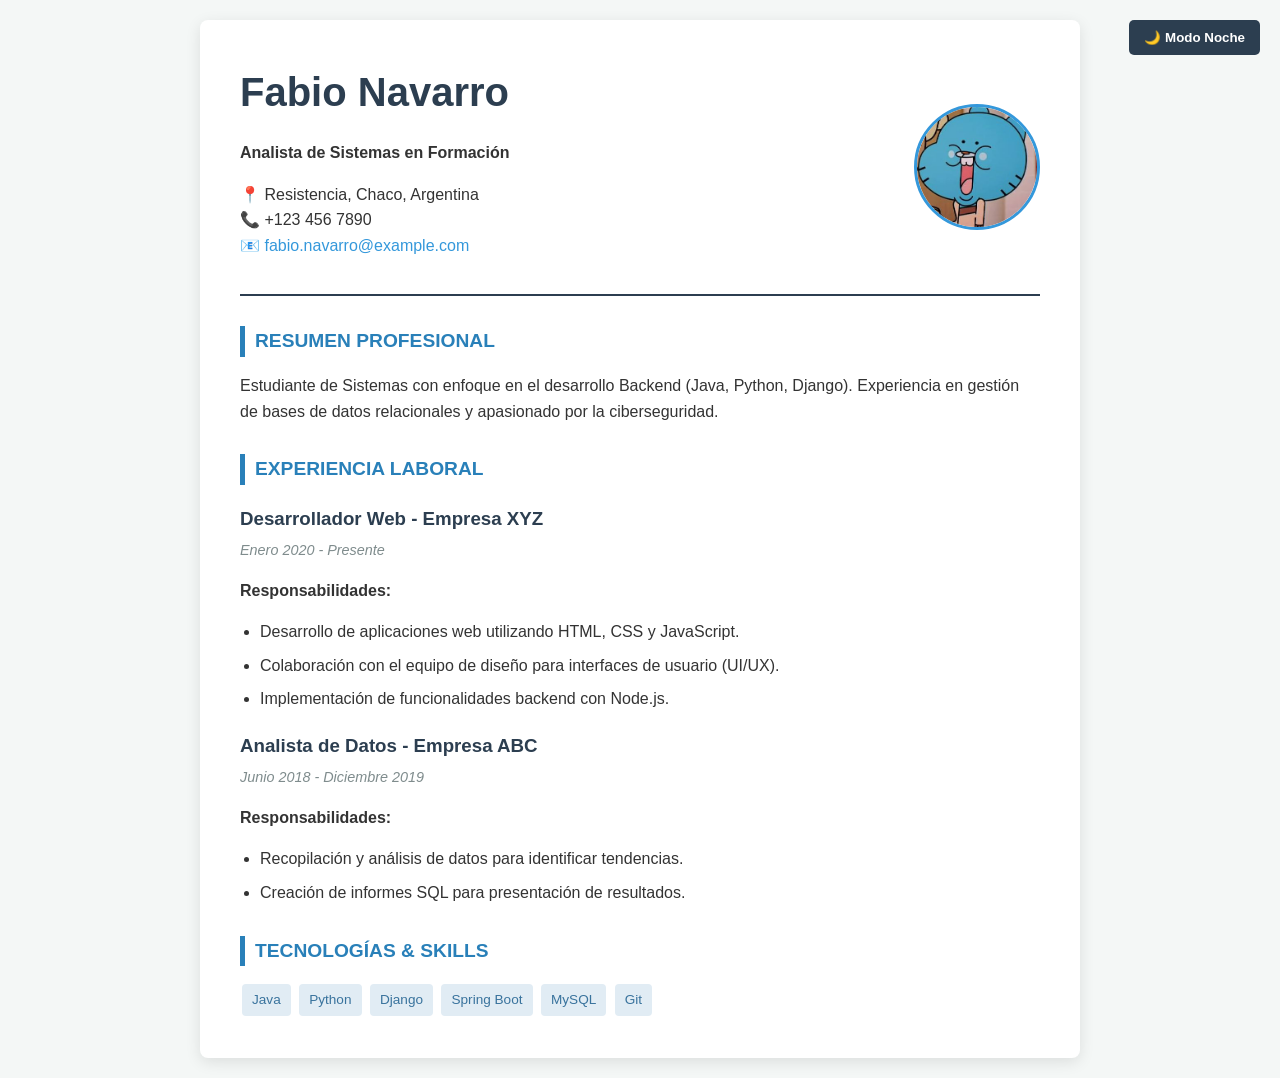
<file: index.html>
<!DOCTYPE html>
<html lang="es">
<head>
    <meta charset="UTF-8">
    <meta name="viewport" content="width=device-width, initial-scale=1.0">
    <title>Curriculum Vitae - Fabio Navarro</title>
    <link rel="stylesheet" href="style.css">
    
</head>
<body>
<button id="btn-dark-mode">🌙 Modo Noche</button>
<div class="container">
    <header>
        <div class="header-text">
            <h1>Fabio Navarro</h1>
            <p><strong>Analista de Sistemas en Formación</strong></p>
            <p>
                📍 Resistencia, Chaco, Argentina<br>
                📞 +123 456 7890<br>
                📧 <a href="mailto:fabio.navarro@example.com">fabio.navarro@example.com</a>
            </p>
        </div>
        <img src="img/gumball.jpg" alt="Foto de Fabio Navarro" class="perfil-foto" onclick="saludar()">
    </header>

    <section>
        <h2>Resumen Profesional</h2>
        <p>Estudiante de Sistemas con enfoque en el desarrollo Backend (Java, Python, Django). Experiencia en gestión de bases de datos relacionales y apasionado por la ciberseguridad.</p>
    </section>

    <section>
        <h2>Experiencia Laboral</h2>
        
        <div class="job-item">
            <h3>Desarrollador Web - Empresa XYZ</h3>
            <span class="job-date">Enero 2020 - Presente</span>
            <p><strong>Responsabilidades:</strong></p>
            <ul>
                <li>Desarrollo de aplicaciones web utilizando HTML, CSS y JavaScript.</li>
                <li>Colaboración con el equipo de diseño para interfaces de usuario (UI/UX).</li>
                <li>Implementación de funcionalidades backend con Node.js.</li> 
            </ul>
        </div>

        <div class="job-item">
            <h3>Analista de Datos - Empresa ABC</h3>
            <span class="job-date">Junio 2018 - Diciembre 2019</span>
            <p><strong>Responsabilidades:</strong></p>
            <ul>
                <li>Recopilación y análisis de datos para identificar tendencias.</li>
                <li>Creación de informes SQL para presentación de resultados.</li>
            </ul>
        </div>
    </section>

    <section>
        <h2>Tecnologías & Skills</h2>
        <div class="skills-container">
            <span class="badge">Java</span>
            <span class="badge">Python</span>
            <span class="badge">Django</span>
            <span class="badge">Spring Boot</span>
            <span class="badge">MySQL</span>
            <span class="badge">Git</span>
        </div>
    </section>
</div>
<script src="script.js"></script>
</body>
</html>
</file>
<file: style.css>
/* style.css */
body {
    font-family: 'Segoe UI', Tahoma, Geneva, Verdana, sans-serif;
    line-height: 1.6;
    color: #333;
    background-color: #f4f7f6;
    margin: 0;
    padding: 20px;
}

.container {
    max-width: 800px;
    margin: 0 auto;
    background: #fff;
    padding: 40px;
    border-radius: 8px;
    box-shadow: 0 4px 15px rgba(0,0,0,0.1);
}


header {
    display: flex;
    align-items: center;
    border-bottom: 2px solid #2c3e50;
    padding-bottom: 20px;
    margin-bottom: 30px;
}

.header-text {
    flex: 1;
}

h1 {
    color: #2c3e50;
    margin: 0;
    font-size: 2.5em;
}

.perfil-foto {
    width: 120px;
    height: 120px;
    border-radius: 50%;
    object-fit: cover;
    border: 3px solid #3498db;
    margin-left: 20px;
}

h2 {
    color: #2980b9;
    border-left: 5px solid #2980b9;
    padding-left: 10px;
    margin-top: 30px;
    text-transform: uppercase;
    font-size: 1.2em;
}

h3 {
    color: #2c3e50;
    margin-bottom: 5px;
}

.job-date {
    color: #7f8c8d;
    font-style: italic;
    font-size: 0.9em;
    display: block;
    margin-bottom: 10px;
}

ul {
    padding-left: 20px;
}

li {
    margin-bottom: 8px;
}

a {
    color: #3498db;
    text-decoration: none;
}

a:hover {
    text-decoration: underline;
}

.badge {
    display: inline-block;
    background: #e1ecf4;
    color: #39739d;
    padding: 5px 10px;
    border-radius: 4px;
    font-size: 0.85em;
    margin: 2px;
}

/* Definimos los colores base (Modo Claro) */
:root {
    --bg-color: #f4f7f6;
    --container-bg: #ffffff;
    --text-color: #333;
    --primary-color: #2c3e50;
    --secondary-color: #2980b9;
}

/* Colores para el Modo Oscuro */
.dark-mode {
    --bg-color: #121212;
    --container-bg: #1e1e1e;
    --text-color: #e0e0e0;
    --primary-color: #3498db;
    --secondary-color: #5dade2;
}

/* Aplicamos las variables a los elementos */
body {
    background-color: var(--bg-color);
    color: var(--text-color);
    transition: background-color 0.3s, color 0.3s; /* Para que el cambio sea suave */
}

.container {
    background-color: var(--container-bg);
    color: var(--text-color);
}

/* El botón de la esquina */
#btn-dark-mode {
    position: fixed;
    top: 20px;
    right: 20px;
    padding: 10px 15px;
    background-color: var(--primary-color);
    color: white;
    border: none;
    border-radius: 5px;
    cursor: pointer;
    font-weight: bold;
    z-index: 1000; /* Para que siempre esté arriba */
}
</file>
